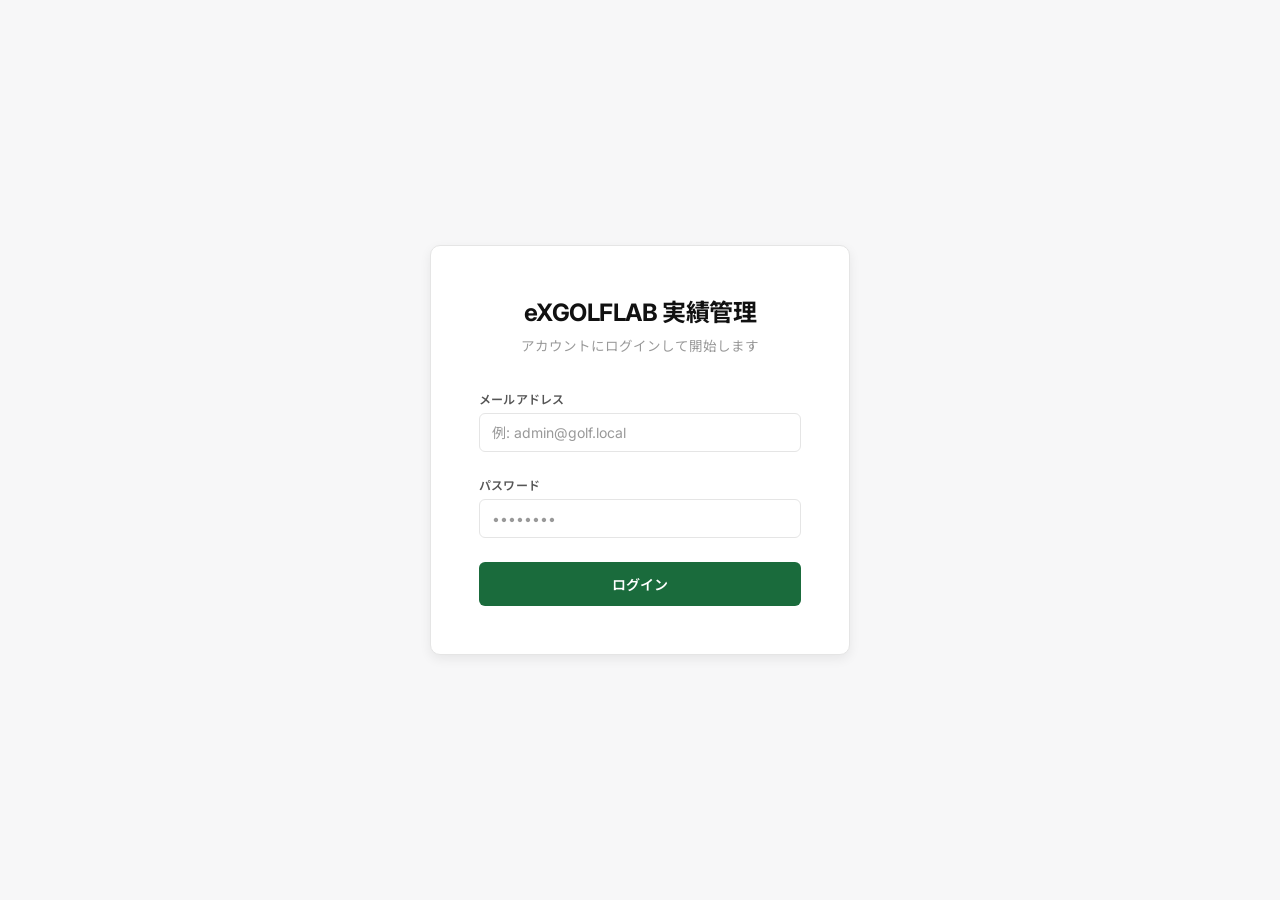
<file: login.html>
<!DOCTYPE html>
<html lang="ja">
<head>
  <meta charset="UTF-8">
  <meta name="viewport" content="width=device-width, initial-scale=1.0">
  <title>ログイン | eXGOLFLAB 実績管理</title>
  <meta name="description" content="eXGOLFLAB実績管理システムへのログイン">

  <link rel="preconnect" href="https://fonts.googleapis.com">
  <link rel="preconnect" href="https://fonts.gstatic.com" crossorigin>
  <link href="https://fonts.googleapis.com/css2?family=Inter:wght@400;500;600;700&family=Noto+Sans+JP:wght@400;500;600;700&display=swap" rel="stylesheet">
  <link rel="stylesheet" href="style.css">
</head>
<body class="login-page-body">

  <div class="login-container">
    <div class="login-card">
      <div class="login-header">
        <h1 class="login-title">eXGOLFLAB 実績管理</h1>
        <p class="login-subtitle">アカウントにログインして開始します</p>
      </div>

      <form id="loginForm" class="login-form">
        <div class="form-group">
          <label for="emailInput">メールアドレス</label>
          <input type="email" id="emailInput" required placeholder="例: admin@golf.local" autocomplete="username">
        </div>
        <div class="form-group">
          <label for="passwordInput">パスワード</label>
          <input type="password" id="passwordInput" required placeholder="••••••••" autocomplete="current-password">
        </div>

        <div id="loginErrorMessage" class="login-error" style="display:none;"></div>

        <button type="submit" class="btn btn-primary btn-full">ログイン</button>
      </form>
    </div>
  </div>

  <script src="cloud.js"></script>
  <script src="login.js"></script>
</body>
</html>
</file>
<file: style.css>
/* ============================================================
   Golf Lesson Dashboard — Minimal White/Black Design System
   ============================================================ */

/* --- CSS Variables --- */
:root {
  /* Base */
  --bg: #F7F7F8;
  --white: #FFFFFF;
  --black: #111111;

  /* Text */
  --text-primary: #111111;
  --text-secondary: #555555;
  --text-tertiary: #999999;
  --text-inverse: #FFFFFF;

  /* Borders & Surfaces */
  --border: #E5E5E5;
  --border-light: #F0F0F0;
  --surface: #FFFFFF;
  --surface-hover: #FAFAFA;

  /* Accent — used ONLY for important elements */
  --accent: #1A6B3C;
  --accent-hover: #155931;
  --accent-light: #EBF5EF;
  --accent-text: #FFFFFF;

  /* Semantic */
  --positive: #1A6B3C;
  --positive-bg: #EBF5EF;
  --negative: #C62828;
  --negative-bg: #FDECEA;

  /* Shadows */
  --shadow-xs: 0 1px 2px rgba(0, 0, 0, 0.04);
  --shadow-sm: 0 1px 4px rgba(0, 0, 0, 0.06);
  --shadow-md: 0 4px 12px rgba(0, 0, 0, 0.07);
  --shadow-lg: 0 8px 24px rgba(0, 0, 0, 0.1);

  /* Radius */
  --radius-sm: 6px;
  --radius: 10px;
  --radius-lg: 14px;
  --radius-xl: 20px;

  /* Spacing */
  --space-xs: 4px;
  --space-sm: 8px;
  --space-md: 16px;
  --space-lg: 24px;
  --space-xl: 32px;
  --space-2xl: 48px;

  /* Typography */
  --font-sans: 'Inter', 'Noto Sans JP', -apple-system, BlinkMacSystemFont, sans-serif;
  --font-mono: 'SF Mono', 'Fira Code', monospace;

  /* Transitions */
  --ease: cubic-bezier(0.4, 0, 0.2, 1);
  --duration: 0.2s;
}

/* --- Reset --- */
*,
*::before,
*::after {
  margin: 0;
  padding: 0;
  box-sizing: border-box;
}

html {
  font-size: 16px;
  -webkit-font-smoothing: antialiased;
  -moz-osx-font-smoothing: grayscale;
}

body {
  font-family: var(--font-sans);
  background: var(--bg);
  color: var(--text-primary);
  line-height: 1.6;
  min-height: 100vh;
}

/* --- Header --- */
.header {
  position: sticky;
  top: 0;
  z-index: 100;
  display: flex;
  align-items: center;
  justify-content: space-between;
  padding: 12px 24px;
  background: rgba(255, 255, 255, 0.95);
  border-bottom: 1px solid var(--border);
  backdrop-filter: blur(12px);
  flex-wrap: nowrap;
  white-space: nowrap;
  gap: var(--space-md);
  overflow-x: auto;
  -webkit-overflow-scrolling: touch;
}

.header-left {
  display: flex;
  align-items: center;
  gap: var(--space-sm);
  flex-shrink: 0;
}

.header-left h1 {
  font-size: 1.15rem;
  font-weight: 700;
  color: var(--text-primary);
  letter-spacing: -0.02em;
  white-space: nowrap;
}

.header-subtitle {
  font-size: 0.75rem;
  color: var(--text-tertiary);
  font-weight: 500;
  letter-spacing: 0.02em;
  white-space: nowrap;
}

.header-nav {
  display: flex;
  align-items: center;
  gap: 4px;
  background: var(--bg);
  padding: 3px;
  border-radius: var(--radius-sm);
  border: 1px solid var(--border);
  flex-shrink: 0;
}

.nav-link {
  padding: 6px 14px;
  font-size: 0.8125rem;
  font-weight: 500;
  color: var(--text-secondary);
  border-radius: var(--radius-sm);
  text-decoration: none;
  transition: all var(--transition-fast);
  white-space: nowrap;
}

.nav-link:hover {
  color: var(--text-primary);
}

.nav-link.active {
  background: var(--white);
  color: var(--primary);
  font-weight: 600;
  box-shadow: 0 1px 3px rgba(0,0,0,0.06);
}

.header-right {
  display: flex;
  align-items: center;
  gap: 8px;
  flex-shrink: 0;
  white-space: nowrap;
}

/* --- Buttons --- */
.btn {
  display: inline-flex;
  align-items: center;
  gap: var(--space-xs);
  padding: 8px 16px;
  font-size: 0.8125rem;
  font-weight: 600;
  font-family: var(--font-sans);
  border-radius: var(--radius-sm);
  border: none;
  cursor: pointer;
  transition: all var(--duration) var(--ease);
  white-space: nowrap;
  letter-spacing: 0.01em;
}

.btn-primary {
  background: var(--accent);
  color: var(--accent-text);
}

.btn-primary:hover {
  background: var(--accent-hover);
  box-shadow: var(--shadow-sm);
  transform: translateY(-1px);
}

.btn-primary:active {
  transform: translateY(0);
}

.btn-outline {
  background: var(--white);
  color: var(--text-primary);
  border: 1px solid var(--border);
}

.btn-outline:hover {
  background: var(--surface-hover);
  border-color: #CCC;
  transform: translateY(-1px);
}

.btn-full {
  width: 100%;
  justify-content: center;
  padding: 12px 16px;
  font-size: 0.875rem;
}

/* --- Month Selector --- */
.month-selector {
  padding: 8px 32px 8px 12px;
  font-size: 0.8125rem;
  font-weight: 500;
  font-family: var(--font-sans);
  border: 1px solid var(--border);
  border-radius: var(--radius-sm);
  background: var(--white);
  color: var(--text-primary);
  cursor: pointer;
  appearance: none;
  background-image: url("data:image/svg+xml,%3Csvg xmlns='http://www.w3.org/2000/svg' width='12' height='12' viewBox='0 0 24 24' fill='none' stroke='%23999' stroke-width='2' stroke-linecap='round' stroke-linejoin='round'%3E%3Cpath d='M6 9l6 6 6-6'/%3E%3C/svg%3E");
  background-repeat: no-repeat;
  background-position: right 10px center;
  transition: border-color var(--duration) var(--ease);
}

.month-selector:hover {
  border-color: #BBB;
}

.month-selector:focus {
  outline: none;
  border-color: var(--accent);
  box-shadow: 0 0 0 3px var(--accent-light);
}

/* --- Dashboard Layout --- */
.dashboard {
  max-width: 1320px;
  margin: 0 auto;
  padding: var(--space-lg) var(--space-xl);
  display: flex;
  flex-direction: column;
  gap: var(--space-lg);
}

/* --- KPI Section --- */
.kpi-section {
  display: grid;
  grid-template-columns: repeat(6, 1fr);
  gap: var(--space-md);
}

.kpi-card {
  background: var(--surface);
  border: 1px solid var(--border);
  border-radius: var(--radius);
  padding: var(--space-lg);
  display: flex;
  flex-direction: column;
  gap: var(--space-xs);
  transition: all var(--duration) var(--ease);
  position: relative;
  overflow: hidden;
}

.kpi-card::before {
  content: '';
  position: absolute;
  top: 0;
  left: 0;
  right: 0;
  height: 3px;
  background: var(--border-light);
  transition: background var(--duration) var(--ease);
}

.kpi-card:hover {
  box-shadow: var(--shadow-sm);
  transform: translateY(-2px);
}

.kpi-card.highlight::before {
  background: var(--accent);
}

.kpi-label {
  font-size: 0.75rem;
  font-weight: 600;
  color: var(--text-tertiary);
  text-transform: uppercase;
  letter-spacing: 0.06em;
}

.kpi-value {
  font-size: 1.75rem;
  font-weight: 700;
  color: var(--text-primary);
  letter-spacing: -0.03em;
  line-height: 1.2;
}

.kpi-change {
  font-size: 0.75rem;
  font-weight: 600;
  display: inline-flex;
  align-items: center;
  gap: 2px;
}

.kpi-change.positive {
  color: var(--positive);
}

.kpi-change.negative {
  color: var(--negative);
}

.kpi-change.neutral {
  color: var(--text-tertiary);
}

/* --- Card Base --- */
.chart-card,
.table-card {
  background: var(--surface);
  border: 1px solid var(--border);
  border-radius: var(--radius);
  padding: var(--space-lg);
  transition: box-shadow var(--duration) var(--ease);
}

.chart-card:hover,
.table-card:hover {
  box-shadow: var(--shadow-xs);
}

.card-title {
  font-size: 0.875rem;
  font-weight: 700;
  color: var(--text-primary);
  margin-bottom: var(--space-md);
  letter-spacing: -0.01em;
}

/* --- Charts Section --- */
.charts-section {
  display: grid;
  grid-template-columns: 3fr 2fr;
  gap: var(--space-md);
}

.chart-card canvas {
  width: 100% !important;
  max-height: 300px;
}

/* --- Tables Section --- */
.tables-section {
  display: grid;
  grid-template-columns: 1fr 1fr;
  gap: var(--space-md);
}

/* --- Data Table --- */
.data-table {
  width: 100%;
  border-collapse: collapse;
  font-size: 0.8125rem;
}

.data-table thead th {
  text-align: left;
  font-weight: 600;
  font-size: 0.6875rem;
  color: var(--text-tertiary);
  text-transform: uppercase;
  letter-spacing: 0.06em;
  padding: var(--space-sm) var(--space-md);
  border-bottom: 2px solid var(--border);
  white-space: nowrap;
}

.data-table tbody tr {
  transition: background var(--duration) var(--ease);
}

.data-table tbody tr:hover {
  background: var(--surface-hover);
}

.data-table tbody td {
  padding: var(--space-sm) var(--space-md);
  border-bottom: 1px solid var(--border-light);
  color: var(--text-secondary);
  white-space: nowrap;
}

.data-table tbody td:first-child {
  font-weight: 600;
  color: var(--text-primary);
}

.data-table .text-right {
  text-align: right;
  font-variant-numeric: tabular-nums;
}

.data-table .highlight-value {
  color: var(--accent);
  font-weight: 700;
}

/* --- Coach Avatar --- */
.coach-name-cell {
  display: flex;
  align-items: center;
  gap: var(--space-sm);
}

.coach-avatar {
  width: 28px;
  height: 28px;
  border-radius: 50%;
  background: var(--border-light);
  display: flex;
  align-items: center;
  justify-content: center;
  font-size: 0.6875rem;
  font-weight: 700;
  color: var(--text-tertiary);
  flex-shrink: 0;
}

/* --- Utilization Bar --- */
.utilization-bar {
  display: flex;
  align-items: center;
  gap: var(--space-sm);
}

.utilization-track {
  flex: 1;
  height: 6px;
  background: var(--border-light);
  border-radius: 3px;
  overflow: hidden;
  min-width: 60px;
}

.utilization-fill {
  height: 100%;
  border-radius: 3px;
  background: var(--text-tertiary);
  transition: width 0.5s var(--ease);
}

.utilization-fill.high {
  background: var(--accent);
}

.utilization-text {
  font-size: 0.75rem;
  font-weight: 600;
  min-width: 36px;
  text-align: right;
  font-variant-numeric: tabular-nums;
}

/* --- Modal --- */
.modal-overlay {
  position: fixed;
  inset: 0;
  top: 0;
  left: 0;
  right: 0;
  bottom: 0;
  background: rgba(0, 0, 0, 0.4);
  backdrop-filter: blur(4px);
  z-index: 1000;
  display: flex;
  align-items: center;
  justify-content: center;
  padding: 16px;
  opacity: 0;
  visibility: hidden;
  transition: all 0.25s var(--ease);
}

.modal-overlay.active {
  opacity: 1;
  visibility: visible;
}

.modal {
  background: var(--white);
  border-radius: var(--radius-lg);
  width: 100%;
  max-width: 520px;
  max-height: 88vh;
  display: flex;
  flex-direction: column;
  box-shadow: var(--shadow-lg);
  transform: translateY(16px) scale(0.98);
  transition: transform 0.3s var(--ease);
  overflow: hidden;
}

.modal-overlay.active .modal {
  transform: translateY(0) scale(1);
}

.modal-header {
  display: flex;
  align-items: center;
  justify-content: space-between;
  padding: var(--space-lg);
  border-bottom: 1px solid var(--border-light);
  flex-shrink: 0;
}

.modal-header h3 {
  font-size: 1rem;
  font-weight: 700;
  color: var(--text-primary);
}

.modal-close {
  width: 32px;
  height: 32px;
  border: none;
  background: none;
  font-size: 1.25rem;
  color: var(--text-tertiary);
  cursor: pointer;
  border-radius: var(--radius-sm);
  display: flex;
  align-items: center;
  justify-content: center;
  transition: all var(--duration) var(--ease);
}

.modal-close:hover {
  background: var(--bg);
  color: var(--text-primary);
}

/* --- Form --- */
.modal-form {
  padding: var(--space-lg);
  display: flex;
  flex-direction: column;
  gap: var(--space-md);
  overflow-y: auto;
  -webkit-overflow-scrolling: touch;
  max-height: calc(88vh - 65px);
}

.form-group {
  display: flex;
  flex-direction: column;
  gap: var(--space-xs);
}

.form-group label {
  font-size: 0.75rem;
  font-weight: 600;
  color: var(--text-secondary);
  letter-spacing: 0.02em;
}

.form-group input,
.form-group select {
  padding: 10px 12px;
  font-size: 0.875rem;
  font-family: var(--font-sans);
  border: 1px solid var(--border);
  border-radius: var(--radius-sm);
  color: var(--text-primary);
  background: var(--white);
  transition: all var(--duration) var(--ease);
}

.form-group input:focus,
.form-group select:focus {
  outline: none;
  border-color: var(--accent);
  box-shadow: 0 0 0 3px var(--accent-light);
}

.form-group input::placeholder {
  color: var(--text-tertiary);
}

/* --- Toast Notification --- */
.toast {
  position: fixed;
  bottom: var(--space-xl);
  right: var(--space-xl);
  background: var(--text-primary);
  color: var(--text-inverse);
  padding: 12px 20px;
  border-radius: var(--radius);
  font-size: 0.8125rem;
  font-weight: 500;
  box-shadow: var(--shadow-lg);
  transform: translateY(20px);
  opacity: 0;
  transition: all 0.3s var(--ease);
  z-index: 2000;
}

.toast.show {
  transform: translateY(0);
  opacity: 1;
}

/* --- Empty State --- */
.empty-state {
  text-align: center;
  padding: var(--space-2xl) var(--space-lg);
  color: var(--text-tertiary);
}

.empty-state-icon {
  font-size: 2rem;
  margin-bottom: var(--space-sm);
}

.empty-state-text {
  font-size: 0.8125rem;
}

/* --- Responsive --- */
@media (max-width: 1024px) {
  .kpi-section {
    grid-template-columns: repeat(3, 1fr);
  }

  .charts-section {
    grid-template-columns: 1fr;
  }

  .tables-section {
    grid-template-columns: 1fr;
  }
}

@media (max-width: 768px) {
  .header {
    flex-direction: column;
    gap: var(--space-md);
    padding: var(--space-md);
  }

  .header-right {
    width: 100%;
    flex-wrap: wrap;
  }

  .month-selector {
    flex: 1;
  }

  .btn {
    flex: 1;
    justify-content: center;
  }

  .kpi-section {
    grid-template-columns: repeat(2, 1fr);
  }

  .dashboard {
    padding: var(--space-md);
  }

  .kpi-value {
    font-size: 1.375rem;
  }
}

@media (max-width: 480px) {
  .kpi-section {
    grid-template-columns: 1fr;
  }

  .header-left {
    flex-direction: column;
    gap: var(--space-xs);
  }
}

/* --- Scrollbar --- */
::-webkit-scrollbar {
  width: 6px;
  height: 6px;
}

::-webkit-scrollbar-track {
  background: transparent;
}

::-webkit-scrollbar-thumb {
  background: var(--border);
  border-radius: 3px;
}

::-webkit-scrollbar-thumb:hover {
  background: var(--text-tertiary);
}

/* --- Data Actions --- */
.table-header {
  display: flex;
  align-items: center;
  justify-content: space-between;
  margin-bottom: var(--space-md);
}

.table-header .card-title {
  margin-bottom: 0;
}

.btn-sm {
  padding: 4px 10px;
  font-size: 0.6875rem;
}

/* --- Selection Highlight --- */
::selection {
  background: var(--accent-light);
  color: var(--accent);
}

/* --- Navigation --- */
.header-nav {
  display: flex;
  align-items: center;
  gap: 2px;
  background: var(--bg);
  border-radius: var(--radius-sm);
  padding: 3px;
}

.nav-link {
  padding: 6px 16px;
  font-size: 0.8125rem;
  font-weight: 500;
  color: var(--text-tertiary);
  text-decoration: none;
  border-radius: calc(var(--radius-sm) - 2px);
  transition: all var(--duration) var(--ease);
}

.nav-link:hover {
  color: var(--text-primary);
}

.nav-link.active {
  background: var(--white);
  color: var(--text-primary);
  font-weight: 600;
  box-shadow: var(--shadow-xs);
}

/* --- Section Header --- */
.section-header {
  display: flex;
  align-items: baseline;
  gap: var(--space-sm);
  margin-bottom: var(--space-md);
}

.section-title {
  font-size: 1rem;
  font-weight: 700;
  color: var(--text-primary);
}

.coach-count,
.table-count {
  font-size: 0.75rem;
  font-weight: 500;
  color: var(--text-tertiary);
}

/* --- Coach Grid --- */
.coach-grid {
  display: grid;
  grid-template-columns: repeat(auto-fill, minmax(200px, 1fr));
  gap: var(--space-md);
}

.coach-card {
  background: var(--surface);
  border: 2px solid var(--border);
  border-radius: var(--radius);
  padding: var(--space-lg);
  cursor: pointer;
  transition: all var(--duration) var(--ease);
  outline: none;
}

.coach-card:hover {
  border-color: #CCC;
  box-shadow: var(--shadow-sm);
  transform: translateY(-2px);
}

.coach-card:focus-visible {
  border-color: var(--accent);
  box-shadow: 0 0 0 3px var(--accent-light);
}

.coach-card.selected {
  border-color: var(--accent);
  background: var(--accent-light);
}

.coach-card-top {
  display: flex;
  align-items: center;
  gap: var(--space-sm);
  margin-bottom: var(--space-md);
}

.coach-avatar-md {
  width: 40px;
  height: 40px;
  border-radius: 50%;
  background: var(--border-light);
  display: flex;
  align-items: center;
  justify-content: center;
  font-size: 0.875rem;
  font-weight: 700;
  color: var(--text-secondary);
  flex-shrink: 0;
}

.coach-card.selected .coach-avatar-md {
  background: var(--accent);
  color: var(--text-inverse);
}

.coach-card-info {
  display: flex;
  flex-direction: column;
  min-width: 0;
}

.coach-card-name {
  font-size: 0.875rem;
  font-weight: 700;
  color: var(--text-primary);
  white-space: nowrap;
  overflow: hidden;
  text-overflow: ellipsis;
}

.coach-card-specialty {
  font-size: 0.6875rem;
  color: var(--text-tertiary);
  white-space: nowrap;
  overflow: hidden;
  text-overflow: ellipsis;
}

.coach-card-stats {
  display: flex;
  gap: var(--space-lg);
}

.coach-card-stat {
  display: flex;
  flex-direction: column;
}

.coach-stat-value {
  font-size: 1.25rem;
  font-weight: 700;
  color: var(--text-primary);
  letter-spacing: -0.02em;
  line-height: 1.2;
}

.coach-stat-label {
  font-size: 0.625rem;
  font-weight: 600;
  color: var(--text-tertiary);
  text-transform: uppercase;
  letter-spacing: 0.04em;
}

.coach-empty-card {
  grid-column: 1 / -1;
  background: var(--surface);
  border: 1px solid var(--border);
  border-radius: var(--radius);
}

/* --- Coach Detail Section --- */
.coach-detail-section {
  display: flex;
  flex-direction: column;
  gap: var(--space-lg);
}

.coach-info-bar {
  display: flex;
  align-items: center;
  justify-content: space-between;
  background: var(--surface);
  border: 1px solid var(--border);
  border-radius: var(--radius);
  padding: var(--space-lg);
  gap: var(--space-lg);
}

.coach-info-left {
  display: flex;
  align-items: center;
  gap: var(--space-lg);
  min-width: 0;
}

.coach-avatar-lg {
  width: 56px;
  height: 56px;
  border-radius: 50%;
  background: var(--accent);
  color: var(--text-inverse);
  display: flex;
  align-items: center;
  justify-content: center;
  font-size: 1.25rem;
  font-weight: 700;
  flex-shrink: 0;
}

.coach-info-text {
  min-width: 0;
}

.coach-detail-name {
  font-size: 1.125rem;
  font-weight: 700;
  color: var(--text-primary);
  letter-spacing: -0.01em;
}

.coach-meta {
  display: flex;
  align-items: center;
  gap: var(--space-sm);
  font-size: 0.75rem;
  color: var(--text-tertiary);
  margin-top: 2px;
}

.coach-separator {
  color: var(--border);
}

.coach-bio {
  font-size: 0.8125rem;
  color: var(--text-secondary);
  margin-top: var(--space-xs);
}

.coach-info-actions {
  display: flex;
  gap: var(--space-sm);
  flex-shrink: 0;
}

/* --- Coach KPI Row --- */
.coach-kpi-row {
  display: grid;
  grid-template-columns: repeat(4, 1fr);
  gap: var(--space-md);
}

/* --- Coach Empty Detail --- */
.coach-empty-detail {
  background: var(--surface);
  border: 1px solid var(--border);
  border-radius: var(--radius);
}

/* --- Lesson Type Badge --- */
.lesson-type-badge {
  display: inline-block;
  padding: 2px 8px;
  font-size: 0.6875rem;
  font-weight: 600;
  background: var(--bg);
  border: 1px solid var(--border);
  border-radius: 100px;
  color: var(--text-secondary);
}

/* --- Checkbox Group --- */
.checkbox-group {
  display: flex;
  flex-wrap: wrap;
  gap: var(--space-sm);
}

.checkbox-label {
  display: flex;
  align-items: center;
  gap: 6px;
  padding: 6px 12px;
  font-size: 0.8125rem;
  color: var(--text-secondary);
  border: 1px solid var(--border);
  border-radius: var(--radius-sm);
  cursor: pointer;
  transition: all var(--duration) var(--ease);
}

.checkbox-label:hover {
  border-color: #CCC;
}

.checkbox-label:has(input:checked) {
  border-color: var(--accent);
  background: var(--accent-light);
  color: var(--accent);
}

.checkbox-label input[type="checkbox"] {
  width: 14px;
  height: 14px;
  accent-color: var(--accent);
}

/* --- Danger Buttons --- */
.btn-danger {
  background: var(--negative);
  color: var(--text-inverse);
  border: none;
}

.btn-danger:hover {
  background: #B71C1C;
  box-shadow: var(--shadow-sm);
}

.btn-danger-outline {
  background: var(--white);
  color: var(--negative);
  border: 1px solid var(--negative);
}

.btn-danger-outline:hover {
  background: var(--negative-bg);
}

/* --- Confirm Modal --- */
.modal-sm {
  max-width: 360px;
}

.confirm-text {
  font-size: 0.875rem;
  color: var(--text-secondary);
  line-height: 1.6;
  white-space: pre-line;
}

.confirm-actions {
  display: flex;
  gap: var(--space-sm);
  margin-top: var(--space-md);
}

.confirm-actions .btn {
  flex: 1;
}

/* --- Dropdown Menu --- */
.dropdown {
  position: relative;
  display: inline-block;
}

.dropdown-menu {
  position: absolute;
  top: calc(100% + 4px);
  right: 0;
  background: var(--white);
  border: 1px solid var(--border);
  border-radius: var(--radius-sm);
  box-shadow: var(--shadow-lg);
  min-width: 190px;
  padding: 6px 0;
  z-index: 100;
  opacity: 0;
  visibility: hidden;
  transform: translateY(-4px);
  transition: all var(--duration) var(--ease);
}

.dropdown-menu.show {
  opacity: 1;
  visibility: visible;
  transform: translateY(0);
}

.dropdown-item {
  display: block;
  width: 100%;
  padding: 8px 16px;
  font-size: 0.8125rem;
  font-weight: 500;
  color: var(--text-primary);
  text-align: left;
  background: none;
  border: none;
  cursor: pointer;
  transition: background var(--duration) var(--ease);
}

.dropdown-item:hover {
  background: var(--bg);
}

.dropdown-divider {
  height: 1px;
  background: var(--border-light);
  margin: 4px 0;
}

/* --- Print --- */
@media print {
  .header-right .btn,
  .header-right .dropdown,
  .header-nav,
  .coach-info-actions,
  .toast {
    display: none !important;
  }

  .modal-overlay {
    display: none !important;
  }

  body {
    background: white;
    color: black;
  }

  .dashboard {
    padding: 0;
  }

  .kpi-card,
  .chart-card,
  .table-card,
  .coach-info-bar {
    box-shadow: none !important;
    border: 1px solid #ccc !important;
    break-inside: avoid;
  }

  .data-table th,
  .data-table td {
    border-bottom: 1px solid #eee;
  }
}

/* --- Responsive (Coaches Page) --- */
@media (max-width: 1024px) {
  .coach-kpi-row {
    grid-template-columns: repeat(2, 1fr);
  }
}

@media (max-width: 768px) {
  .header-nav {
    order: 3;
    width: 100%;
  }

  .coach-grid {
    grid-template-columns: repeat(2, 1fr);
  }

  .coach-info-bar {
    flex-direction: column;
    align-items: flex-start;
  }

  .coach-info-actions {
    width: 100%;
  }

  .coach-info-actions .btn {
    flex: 1;
  }

  .coach-kpi-row {
    grid-template-columns: repeat(2, 1fr);
  }
}

@media (max-width: 480px) {
  .coach-grid {
    grid-template-columns: 1fr;
  }

  .coach-kpi-row {
    grid-template-columns: 1fr;
  }
}

/* --- Form Row (side-by-side inputs) --- */
.form-row {
  display: grid;
  grid-template-columns: 1fr 1fr;
  gap: var(--space-md);
}

/* --- Settings Page --- */
.settings-section {
  background: var(--surface);
  border: 1px solid var(--border);
  border-radius: var(--radius);
  padding: var(--space-xl);
}

.section-description {
  font-size: 0.8125rem;
  color: var(--text-tertiary);
  margin-top: calc(-1 * var(--space-sm));
  margin-bottom: var(--space-lg);
}

/* --- Menu Item List --- */
.menu-list {
  display: flex;
  flex-direction: column;
  gap: 1px;
  background: var(--border-light);
  border: 1px solid var(--border);
  border-radius: var(--radius-sm);
  overflow: hidden;
}

.menu-item {
  display: flex;
  align-items: center;
  justify-content: space-between;
  padding: var(--space-md) var(--space-lg);
  background: var(--white);
  transition: background var(--duration) var(--ease);
}

.menu-item:hover {
  background: var(--surface-hover);
}

.menu-item-info {
  display: flex;
  align-items: center;
  gap: var(--space-lg);
  min-width: 0;
}

.menu-item-name {
  font-size: 0.875rem;
  font-weight: 600;
  color: var(--text-primary);
}

.menu-item-price {
  font-size: 0.875rem;
  font-weight: 700;
  color: var(--accent);
  font-variant-numeric: tabular-nums;
}

.menu-item-actions {
  display: flex;
  gap: var(--space-sm);
  flex-shrink: 0;
}

/* --- Login Page Styles --- */
.login-page-body {
  background: var(--bg);
  min-height: 100vh;
  display: flex;
  align-items: center;
  justify-content: center;
  padding: var(--space-lg);
}

.login-container {
  width: 100%;
  max-width: 420px;
}

.login-card {
  background: var(--surface);
  border: 1px solid var(--border);
  border-radius: var(--radius);
  box-shadow: var(--shadow-md);
  padding: var(--space-2xl);
}

.login-header {
  text-align: center;
  margin-bottom: var(--space-xl);
}

.login-title {
  font-size: 1.5rem;
  font-weight: 700;
  color: var(--text-primary);
  letter-spacing: -0.02em;
}

.login-subtitle {
  font-size: 0.84375rem;
  color: var(--text-tertiary);
  margin-top: var(--space-xs);
}

.login-form {
  display: flex;
  flex-direction: column;
  gap: var(--space-lg);
}

.login-error {
  padding: var(--space-md);
  background: #FFF2F2;
  border: 1px solid #FFD6D6;
  border-radius: var(--radius-sm);
  color: #D32F2F;
  font-size: 0.8125rem;
  font-weight: 500;
}

.demo-login-section {
  margin-top: var(--space-2xl);
  padding-top: var(--space-xl);
  border-top: 1px solid var(--border-light);
}

.demo-login-title {
  font-size: 0.75rem;
  font-weight: 600;
  text-transform: uppercase;
  letter-spacing: 0.05em;
  color: var(--text-tertiary);
  margin-bottom: var(--space-md);
}

.demo-buttons {
  display: flex;
  flex-direction: column;
  gap: var(--space-sm);
}

.demo-btn {
  display: flex;
  align-items: center;
  justify-content: space-between;
  padding: var(--space-sm) var(--space-md);
  background: var(--bg);
  border: 1px solid var(--border);
  border-radius: var(--radius-sm);
  cursor: pointer;
  text-align: left;
  transition: all var(--duration) var(--ease);
}

.demo-btn:hover {
  background: var(--surface-hover);
  border-color: var(--text-primary);
}

.demo-btn-left {
  display: flex;
  flex-direction: column;
}

.demo-btn-name {
  font-size: 0.8125rem;
  font-weight: 600;
  color: var(--text-primary);
}

.demo-btn-email {
  font-size: 0.75rem;
  color: var(--text-tertiary);
}

/* Role Badges */
.role-badge {
  display: inline-block;
  padding: 2px 8px;
  border-radius: 12px;
  font-size: 0.6875rem;
  font-weight: 700;
  text-transform: uppercase;
  letter-spacing: 0.03em;
}

.badge-admin {
  background: #111111;
  color: #FFFFFF;
}

.badge-staff {
  background: #EBF3ED;
  color: var(--accent);
}

.badge-coach {
  background: #F0F0F0;
  color: #555555;
}

/* Header User Block */
.header-user-box {
  display: inline-flex;
  align-items: center;
  gap: 6px;
  padding-left: 10px;
  border-left: 1px solid var(--border);
  margin-left: 4px;
  white-space: nowrap;
  flex-shrink: 0;
}

.header-user-name {
  font-size: 0.8125rem;
  font-weight: 600;
  color: var(--text-primary);
  white-space: nowrap;
}

.btn-xs {
  padding: 3px 8px;
  font-size: 0.75rem;
  border-radius: var(--radius-sm);
}

/* --- Account Settings Cards --- */
.account-settings-grid {
  display: grid;
  grid-template-columns: repeat(2, 1fr);
  gap: var(--space-lg);
  margin-top: var(--space-lg);
}

.account-card {
  background: var(--bg);
  border: 1px solid var(--border);
  border-radius: var(--radius-sm);
  padding: var(--space-lg);
}

.account-card-header {
  display: flex;
  align-items: center;
  justify-content: space-between;
  margin-bottom: var(--space-xs);
}

@media (max-width: 768px) {
  .account-settings-grid {
    grid-template-columns: 1fr;
  }
}

/* --- Data Actions --- */
.data-actions {
  display: flex;
  gap: var(--space-md);
  margin-top: var(--space-lg);
}

/* --- Tax Toggle Group --- */
.tax-toggle-group {
  display: inline-flex;
  background: #EFEFEF;
  border-radius: var(--radius-sm);
  padding: 2px;
  gap: 2px;
}

.tax-toggle-btn {
  border: none;
  background: transparent;
  padding: 5px 12px;
  font-size: 0.78125rem;
  font-weight: 600;
  color: #666;
  border-radius: var(--radius-sm);
  cursor: pointer;
  transition: all var(--transition-fast);
}

.tax-toggle-btn.active {
  background: var(--bg-card);
  color: var(--primary);
  box-shadow: 0 1px 3px rgba(0,0,0,0.1);
}

/* --- Multi-Menu Checkbox Grid --- */
.menu-checkbox-grid {
  display: grid;
  grid-template-columns: repeat(2, 1fr);
  gap: var(--space-xs);
  max-height: 200px;
  overflow-y: auto;
  padding: 4px;
  background: var(--bg);
  border: 1px solid var(--border);
  border-radius: var(--radius-sm);
}

.menu-checkbox-card {
  display: flex;
  align-items: flex-start;
  gap: var(--space-xs);
  padding: var(--space-xs) var(--space-sm);
  background: var(--bg-card);
  border: 1px solid var(--border);
  border-radius: var(--radius-sm);
  cursor: pointer;
  transition: all var(--transition-fast);
  user-select: none;
}

.menu-checkbox-card:hover {
  border-color: var(--primary);
}

.menu-checkbox-card input[type="checkbox"] {
  margin-top: 2px;
  accent-color: var(--primary);
  width: 15px;
  height: 15px;
  cursor: pointer;
}

.menu-checkbox-content {
  display: flex;
  flex-direction: column;
}

.menu-checkbox-name {
  font-size: 0.8125rem;
  font-weight: 600;
  color: var(--text-primary);
  line-height: 1.2;
}

.menu-checkbox-price {
  font-size: 0.75rem;
  color: var(--text-secondary);
}

.menu-checkbox-price .price-val {
  color: var(--primary);
}

.sales-live-total {
  margin-top: var(--space-xs);
  font-size: 0.8125rem;
  color: var(--text-secondary);
}

.sales-live-total strong {
  color: var(--primary);
  font-size: 0.9375rem;
}

/* ============================================================
   Responsive Design & Mobile Optimization
   ============================================================ */

/* ─── Tablet & iPad (<= 1024px) ─── */
@media (max-width: 1024px) {
  .header {
    flex-wrap: wrap;
    padding: 10px 16px;
    gap: 10px;
  }

  .header-left {
    order: 1;
  }

  .header-nav {
    order: 2;
  }

  .header-user-box {
    order: 3;
    margin-left: auto;
  }

  .header-right {
    order: 4;
    width: 100%;
    justify-content: space-between;
    padding-top: 6px;
    border-top: 1px solid rgba(0, 0, 0, 0.05);
  }

  .dashboard {
    padding: var(--space-md);
  }

  .kpi-section {
    grid-template-columns: repeat(2, 1fr);
    gap: var(--space-md);
  }

  .charts-section,
  .tables-section {
    grid-template-columns: 1fr;
    gap: var(--space-md);
  }
}

/* ─── Mobile (<= 768px) ─── */
@media (max-width: 768px) {
  .header-right {
    overflow-x: auto;
    gap: 6px;
    padding-bottom: 2px;
  }

  .header-right .btn {
    padding: 6px 10px;
    font-size: 0.75rem;
  }

  .kpi-section {
    grid-template-columns: repeat(2, 1fr);
    gap: var(--space-xs);
  }

  .table-container {
    overflow-x: auto;
    -webkit-overflow-scrolling: touch;
  }

  .modal {
    width: 95%;
    max-width: 100%;
    padding: var(--space-md);
    max-height: 90vh;
    overflow-y: auto;
  }

  .menu-checkbox-grid {
    grid-template-columns: 1fr;
  }
}

/* ============================================================
   Calendar View Styles
   ============================================================ */

.calendar-card {
  width: 100%;
}

.calendar-header-bar {
  display: flex;
  align-items: center;
  justify-content: space-between;
  margin-bottom: var(--space-md);
  flex-wrap: wrap;
  gap: var(--space-xs);
}

.calendar-legend {
  display: flex;
  align-items: center;
  gap: var(--space-md);
  font-size: 0.75rem;
  color: var(--text-secondary);
}

.legend-item {
  display: flex;
  align-items: center;
  gap: 6px;
}

.legend-dot {
  width: 8px;
  height: 8px;
  border-radius: 50%;
}

.sales-dot {
  background: var(--primary);
}

.lesson-dot {
  background: #333333;
}

.calendar-wrapper {
  display: flex;
  flex-direction: column;
  border: 1px solid var(--border);
  border-radius: var(--radius-sm);
  overflow: hidden;
  background: var(--bg);
}

.calendar-grid-header {
  display: grid;
  grid-template-columns: repeat(7, 1fr);
  background: var(--bg-card);
  border-bottom: 1px solid var(--border);
  text-align: center;
  font-weight: 700;
  font-size: 0.78125rem;
  color: var(--text-primary);
}

.day-name {
  padding: 10px 4px;
}

.day-name.sun {
  color: #D32F2F;
}

.day-name.sat {
  color: #1976D2;
}

.calendar-grid-body {
  display: grid;
  grid-template-columns: repeat(7, 1fr);
  gap: 1px;
  background: var(--border-light);
}

.cal-cell {
  background: var(--white);
  min-height: 80px;
  padding: 6px 8px;
  display: flex;
  flex-direction: column;
  gap: 4px;
  transition: background var(--transition-fast);
  position: relative;
}

.cal-cell.other-month {
  background: #FAFAFA;
  opacity: 0.55;
}

.cal-cell.today {
  background: #F4FBF7;
  box-shadow: inset 0 0 0 2px var(--primary);
}

.cal-cell:hover {
  background: #F9F9F9;
}

.cal-date-row {
  display: flex;
  align-items: center;
  justify-content: space-between;
}

.cal-date-num {
  font-size: 0.8125rem;
  font-weight: 700;
  color: var(--text-primary);
}

.cal-cell.sun .cal-date-num {
  color: #D32F2F;
}

.cal-cell.sat .cal-date-num {
  color: #1976D2;
}

.cal-badges {
  display: flex;
  flex-direction: column;
  gap: 3px;
  margin-top: auto;
}

.cal-badge-sales {
  font-size: 0.6875rem;
  font-weight: 700;
  color: var(--primary);
  background: var(--primary-light);
  padding: 2px 6px;
  border-radius: 4px;
  white-space: nowrap;
  overflow: hidden;
  text-overflow: ellipsis;
  display: inline-block;
  line-height: 1.2;
}

.cal-badge-lessons {
  font-size: 0.6875rem;
  font-weight: 600;
  color: #333333;
  background: #EFEFEF;
  padding: 2px 6px;
  border-radius: 4px;
  white-space: nowrap;
  display: inline-block;
  line-height: 1.2;
}

@media (max-width: 768px) {
  .cal-cell {
    min-height: 65px;
    padding: 4px;
  }
  .cal-badge-sales, .cal-badge-lessons {
    font-size: 0.625rem;
    padding: 1px 3px;
  }
}
</file>
